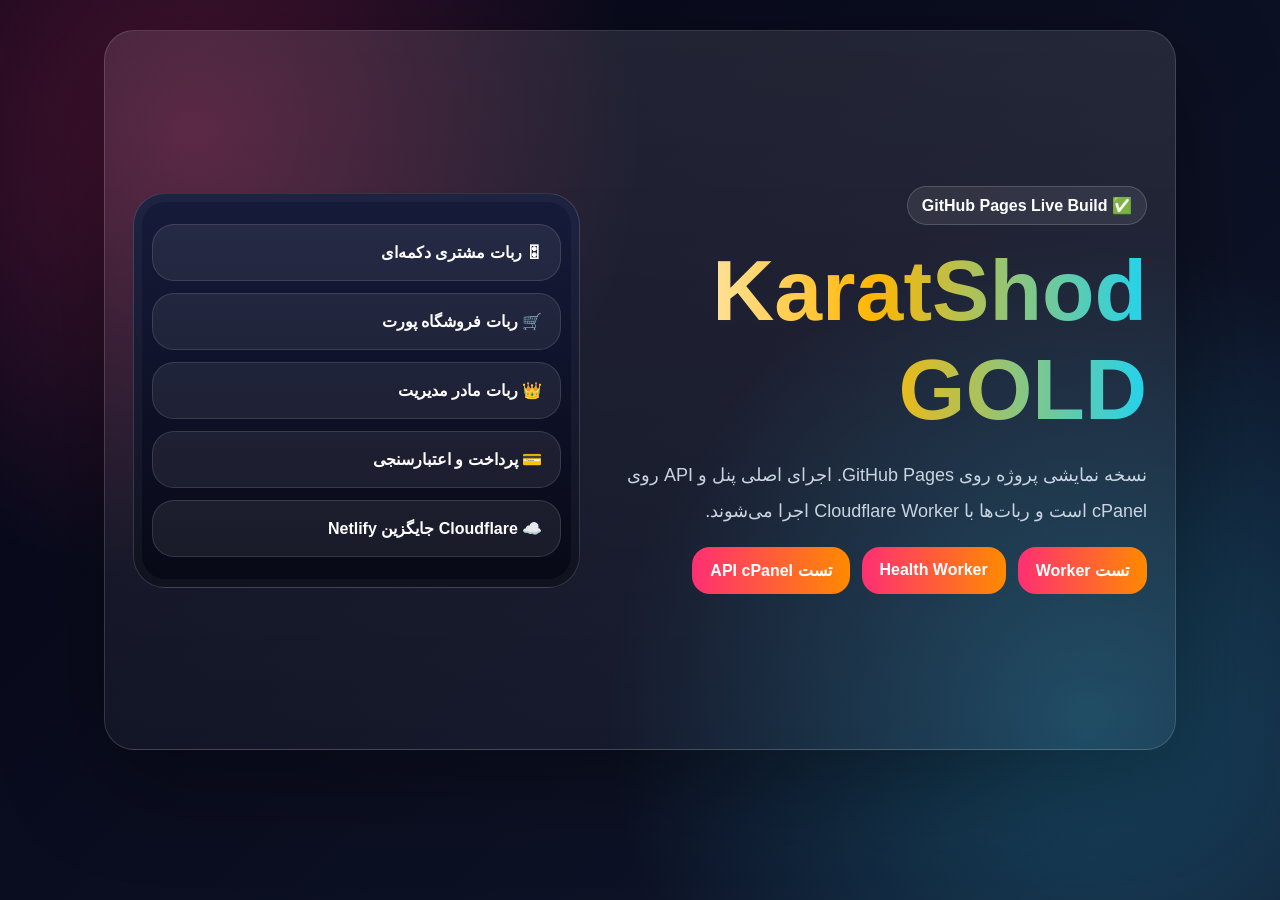
<file: index.html>
<!doctype html>
<html lang="fa" dir="rtl">
<head>
  <meta charset="utf-8" />
  <meta name="viewport" content="width=device-width, initial-scale=1" />
  <title>KaratShod GOLD — Live Preview</title>
  <link rel="stylesheet" href="style.css" />
</head>
<body>
  <main class="shell">
    <section class="hero card">
      <div>
        <span class="badge">✅ GitHub Pages Live Build</span>
        <h1>KaratShod GOLD</h1>
        <p>نسخه نمایشی پروژه روی GitHub Pages. اجرای اصلی پنل و API روی cPanel است و ربات‌ها با Cloudflare Worker اجرا می‌شوند.</p>
        <div class="actions">
          <a href="https://karatshod-worker.nderogarian.workers.dev" target="_blank">تست Worker</a>
          <a href="https://karatshod-worker.nderogarian.workers.dev/health" target="_blank">Health Worker</a>
          <a href="https://my.karatshod.click/api/health.php" target="_blank">تست API cPanel</a>
        </div>
      </div>
      <div class="phone">
        <div>🎛 ربات مشتری دکمه‌ای</div>
        <div>🛒 ربات فروشگاه پورت</div>
        <div>👑 ربات مادر مدیریت</div>
        <div>💳 پرداخت و اعتبارسنجی</div>
        <div>☁️ Cloudflare جایگزین Netlify</div>
      </div>
    </section>
  </main>
</body>
</html>
</file>
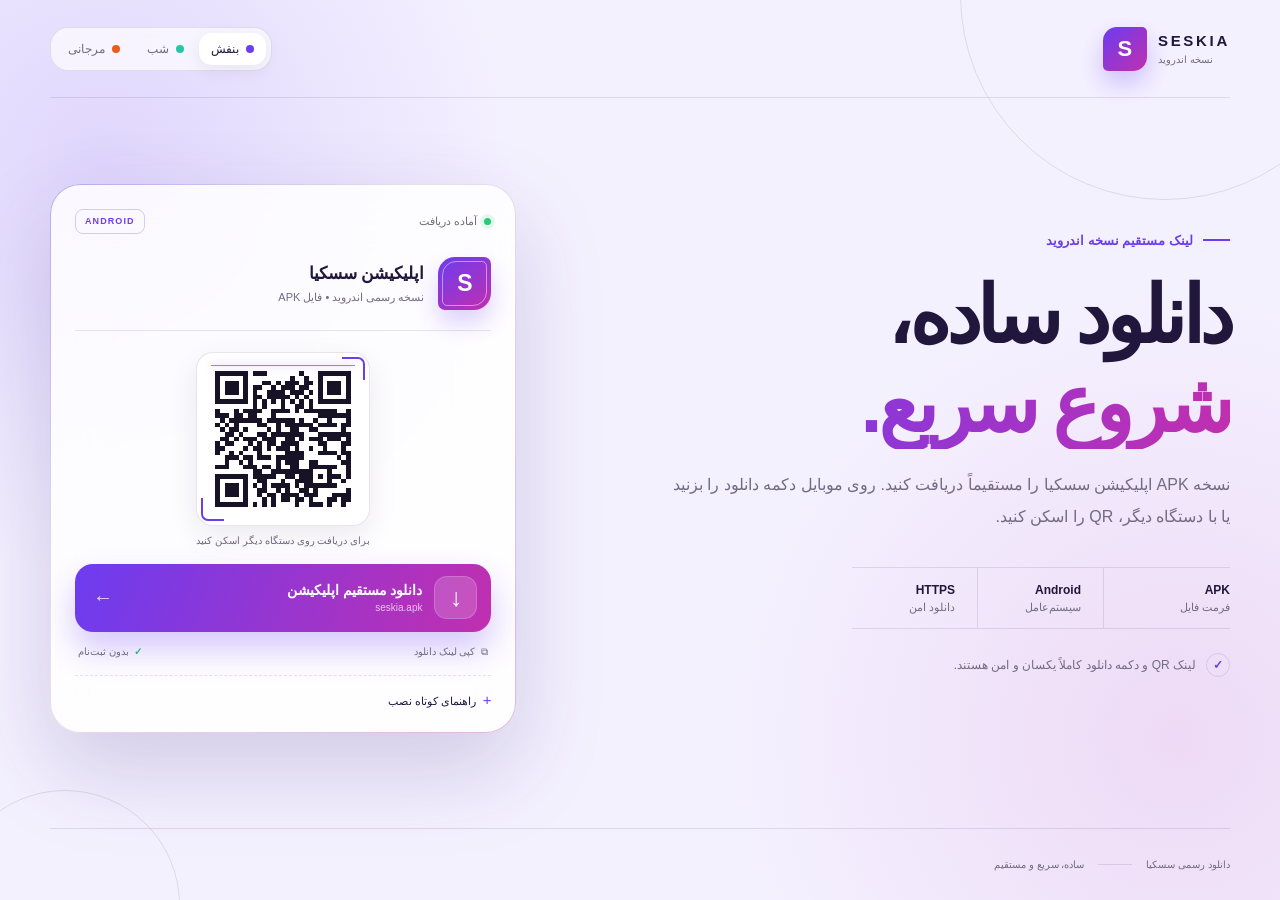
<file: seskia-netlify/index.html>
<!doctype html>
<html lang="fa" dir="rtl">
  <head>
    <meta charset="UTF-8" />
    <meta name="viewport" content="width=device-width, initial-scale=1.0" />
    <meta name="theme-color" content="#6c3cf0" />
    <meta name="description" content="دانلود مستقیم نسخه اندروید اپلیکیشن سسکیا" />
    <title>دانلود سریع اپلیکیشن</title>
    <link rel="stylesheet" href="assets/styles.css" />
  </head>
  <body>
    <main class="site-shell" data-theme="violet">
      <div class="ambient ambient-one"></div>
      <div class="ambient ambient-two"></div>

      <header class="topbar">
        <a class="brand" href="#top" aria-label="صفحه دانلود سسکیا">
          <span class="brand-mark">S</span>
          <span><strong>SESKIA</strong><small>نسخه اندروید</small></span>
        </a>
        <div class="theme-picker" role="group" aria-label="انتخاب ظاهر دمو">
          <button class="active" type="button" data-select-theme="violet" aria-pressed="true"><i class="theme-dot violet"></i>بنفش</button>
          <button type="button" data-select-theme="night" aria-pressed="false"><i class="theme-dot night"></i>شب</button>
          <button type="button" data-select-theme="sunset" aria-pressed="false"><i class="theme-dot sunset"></i>مرجانی</button>
        </div>
      </header>

      <section class="hero" id="top">
        <div class="hero-copy">
          <div class="eyebrow"><span></span>لینک مستقیم نسخه اندروید</div>
          <h1>دانلود ساده،<em>شروع سریع.</em></h1>
          <p>نسخه APK اپلیکیشن سسکیا را مستقیماً دریافت کنید. روی موبایل دکمه دانلود را بزنید یا با دستگاه دیگر، QR را اسکن کنید.</p>
          <div class="feature-line" aria-label="مشخصات دانلود">
            <span><b>APK</b>فرمت فایل</span>
            <span><b>Android</b>سیستم‌عامل</span>
            <span><b>HTTPS</b>دانلود امن</span>
          </div>
          <div class="desktop-note"><span class="note-icon">✓</span>لینک QR و دکمه دانلود کاملاً یکسان و امن هستند.</div>
        </div>

        <article class="download-card" aria-label="باکس دانلود اپلیکیشن">
          <div class="card-head">
            <div><span class="live-dot"></span>آماده دریافت</div>
            <span class="android-badge">ANDROID</span>
          </div>
          <div class="app-info">
            <div class="app-icon" aria-hidden="true"><span>S</span></div>
            <div><h2>اپلیکیشن سسکیا</h2><p>نسخه رسمی اندروید • فایل APK</p></div>
          </div>
          <div class="qr-panel">
            <div class="qr-frame"><img src="assets/qr-download.svg" alt="QR دانلود مستقیم اپلیکیشن سسکیا" width="512" height="512" /><div class="scan-line" aria-hidden="true"></div></div>
            <p>برای دریافت روی دستگاه دیگر اسکن کنید</p>
          </div>
          <a class="download-button" href="https://seskia.online/download.php">
            <span class="button-icon">↓</span>
            <span><b>دانلود مستقیم اپلیکیشن</b><small>seskia.apk</small></span>
            <span class="button-arrow">←</span>
          </a>
          <div class="card-actions">
            <button type="button" id="copy-link"><span>⧉</span><span class="copy-label">کپی لینک دانلود</span></button>
            <span class="secure-note">بدون ثبت‌نام</span>
          </div>
          <details class="install-help">
            <summary>راهنمای کوتاه نصب</summary>
            <p>پس از دریافت فایل، آن را باز کنید. اگر اندروید درخواست مجوز نصب از این منبع را نمایش داد، فقط برای مرورگر فعلی مجوز را فعال کنید.</p>
          </details>
        </article>
      </section>

      <footer><span>دانلود رسمی سسکیا</span><span class="footer-line"></span><span>ساده، سریع و مستقیم</span></footer>
    </main>

    <script src="assets/app.js"></script>
  </body>
</html>
</file>
<file: style.css>
*{box-sizing:border-box}body{margin:0;min-height:100vh;font-family:Tahoma,Arial,sans-serif;background:#070916;color:white}body:before{content:"";position:fixed;inset:0;background:radial-gradient(circle at 15% 15%,rgba(255,47,115,.28),transparent 28rem),radial-gradient(circle at 85% 80%,rgba(45,212,255,.26),transparent 30rem),linear-gradient(135deg,#050616,#11172c);z-index:-1}.shell{width:min(1100px,100%);margin:auto;padding:30px 14px}.card{border:1px solid rgba(255,255,255,.14);background:linear-gradient(180deg,rgba(255,255,255,.1),rgba(255,255,255,.04));border-radius:30px;padding:28px;box-shadow:0 28px 100px rgba(0,0,0,.38)}.hero{display:grid;grid-template-columns:1.1fr .9fr;gap:20px;align-items:center;min-height:80vh}.badge{display:inline-flex;border:1px solid rgba(255,255,255,.16);background:rgba(255,255,255,.08);border-radius:999px;padding:9px 14px;font-weight:900}h1{font-size:clamp(42px,8vw,86px);margin:16px 0;background:linear-gradient(90deg,#fff,#ffb703,#22d3ee);-webkit-background-clip:text;color:transparent}p{color:#cbd5e1;line-height:2;font-size:18px}.actions{display:flex;gap:12px;flex-wrap:wrap}.actions a{color:#fff;text-decoration:none;background:linear-gradient(90deg,#ff2f73,#ff8a00);padding:14px 18px;border-radius:18px;font-weight:900}.phone{border:1px solid rgba(255,255,255,.18);border-radius:32px;background:linear-gradient(180deg,#161b3a,#070916);padding:18px;box-shadow:inset 0 0 0 8px rgba(255,255,255,.035)}.phone div{border:1px solid rgba(255,255,255,.12);background:rgba(255,255,255,.07);border-radius:22px;padding:18px;margin:12px 0;font-weight:900}@media(max-width:800px){.hero{grid-template-columns:1fr}.card{padding:20px;border-radius:22px}}
</file>
<file: seskia-netlify/assets/styles.css>
:root {
  --font-fa: Tahoma, "Segoe UI", Arial, sans-serif;
}

* {
  box-sizing: border-box;
}

html {
  scroll-behavior: smooth;
}

body {
  margin: 0;
  background: #f4f1ff;
  color: #1d1534;
  font-family: var(--font-fa);
}

button,
a,
summary {
  -webkit-tap-highlight-color: transparent;
}

button,
a {
  font: inherit;
}

.site-shell {
  --bg: #f4f1ff;
  --surface: rgba(255, 255, 255, 0.84);
  --surface-solid: #ffffff;
  --ink: #21163c;
  --muted: #726b82;
  --line: rgba(62, 38, 103, 0.12);
  --accent: #6c3cf0;
  --accent-2: #c12faf;
  --accent-soft: #eee8ff;
  --button-ink: #ffffff;
  --shadow: 0 36px 90px rgba(72, 43, 127, 0.2);
  min-height: 100vh;
  overflow: hidden;
  position: relative;
  background:
    radial-gradient(circle at 8% 18%, color-mix(in srgb, var(--accent) 15%, transparent), transparent 26rem),
    radial-gradient(circle at 92% 82%, color-mix(in srgb, var(--accent-2) 12%, transparent), transparent 28rem),
    var(--bg);
  color: var(--ink);
  transition: color 300ms ease, background 300ms ease;
}

.site-shell[data-theme="night"] {
  --bg: #07141f;
  --surface: rgba(12, 34, 49, 0.8);
  --surface-solid: #0d2230;
  --ink: #effffc;
  --muted: #9aafb7;
  --line: rgba(159, 221, 213, 0.15);
  --accent: #35d2b1;
  --accent-2: #5181ff;
  --accent-soft: #123a42;
  --button-ink: #062119;
  --shadow: 0 36px 100px rgba(0, 0, 0, 0.44);
}

.site-shell[data-theme="sunset"] {
  --bg: #fff7ed;
  --surface: rgba(255, 255, 255, 0.88);
  --surface-solid: #ffffff;
  --ink: #351612;
  --muted: #83635b;
  --line: rgba(115, 48, 21, 0.12);
  --accent: #e95718;
  --accent-2: #d52776;
  --accent-soft: #ffeadc;
  --button-ink: #ffffff;
  --shadow: 0 36px 90px rgba(140, 58, 27, 0.18);
}

.ambient {
  position: absolute;
  border: 1px solid var(--line);
  border-radius: 50%;
  pointer-events: none;
}

.ambient-one {
  width: 410px;
  height: 410px;
  top: -210px;
  right: -90px;
}

.ambient-two {
  width: 230px;
  height: 230px;
  bottom: -120px;
  left: -50px;
}

.topbar,
.hero,
footer {
  width: min(1180px, calc(100% - 48px));
  margin-inline: auto;
  position: relative;
  z-index: 2;
}

.topbar {
  min-height: 98px;
  display: flex;
  align-items: center;
  justify-content: space-between;
  border-bottom: 1px solid var(--line);
}

.brand {
  display: inline-flex;
  align-items: center;
  gap: 11px;
  color: inherit;
  text-decoration: none;
  direction: ltr;
}

.brand-mark {
  width: 44px;
  height: 44px;
  display: grid;
  place-items: center;
  background: linear-gradient(135deg, var(--accent), var(--accent-2));
  color: var(--button-ink);
  border-radius: 14px 5px 14px 5px;
  font: 800 22px/1 "Segoe UI", sans-serif;
  box-shadow: 0 12px 25px color-mix(in srgb, var(--accent) 28%, transparent);
}

.brand > span:last-child {
  display: flex;
  flex-direction: column;
  align-items: flex-start;
  line-height: 1.1;
}

.brand strong {
  letter-spacing: 0.18em;
  font: 800 15px/1.2 "Segoe UI", sans-serif;
}

.brand small {
  margin-top: 4px;
  color: var(--muted);
  font-size: 10px;
  direction: rtl;
}

.theme-picker {
  display: flex;
  padding: 5px;
  gap: 3px;
  background: color-mix(in srgb, var(--surface-solid) 68%, transparent);
  border: 1px solid var(--line);
  border-radius: 18px;
  backdrop-filter: blur(16px);
}

.theme-picker button {
  border: 0;
  border-radius: 13px;
  padding: 9px 12px;
  background: transparent;
  color: var(--muted);
  cursor: pointer;
  display: inline-flex;
  align-items: center;
  gap: 7px;
  font-size: 12px;
  transition: 180ms ease;
}

.theme-picker button.active {
  color: var(--ink);
  background: var(--surface-solid);
  box-shadow: 0 5px 18px rgba(29, 20, 48, 0.08);
}

.theme-dot {
  width: 8px;
  height: 8px;
  border-radius: 50%;
  background: #6c3cf0;
}

.theme-dot.night { background: #23c8a7; }
.theme-dot.sunset { background: #ec5b1d; }

.hero {
  min-height: calc(100vh - 170px);
  padding: 56px 0 66px;
  display: grid;
  grid-template-columns: minmax(0, 1.03fr) minmax(400px, 0.77fr);
  gap: clamp(50px, 7vw, 100px);
  align-items: center;
}

.hero-copy {
  padding-bottom: 12px;
}

.eyebrow {
  display: inline-flex;
  align-items: center;
  gap: 10px;
  color: var(--accent);
  font-size: 13px;
  font-weight: 700;
}

.eyebrow span {
  width: 27px;
  height: 2px;
  background: currentColor;
}

.hero h1 {
  margin: 24px 0 20px;
  max-width: 580px;
  font-size: clamp(49px, 6.2vw, 83px);
  line-height: 1.12;
  letter-spacing: -0.055em;
  font-weight: 900;
}

.hero h1 em {
  display: block;
  color: transparent;
  background: linear-gradient(100deg, var(--accent), var(--accent-2));
  background-clip: text;
  -webkit-background-clip: text;
  font-style: normal;
}

.hero-copy > p {
  margin: 0;
  max-width: 570px;
  color: var(--muted);
  font-size: 16px;
  line-height: 2;
}

.feature-line {
  margin-top: 34px;
  display: flex;
  gap: 0;
  border-block: 1px solid var(--line);
  width: fit-content;
}

.feature-line span {
  min-width: 126px;
  padding: 15px 0 14px 30px;
  color: var(--muted);
  font-size: 11px;
}

.feature-line span + span {
  border-right: 1px solid var(--line);
  padding-right: 22px;
}

.feature-line b {
  display: block;
  margin-bottom: 3px;
  color: var(--ink);
  font: 700 12px/1.2 "Segoe UI", sans-serif;
}

.desktop-note {
  margin-top: 24px;
  display: flex;
  align-items: center;
  gap: 10px;
  color: var(--muted);
  font-size: 12px;
}

.note-icon {
  width: 24px;
  height: 24px;
  display: grid;
  place-items: center;
  border: 1px solid var(--line);
  border-radius: 50%;
  color: var(--accent);
  font-weight: 900;
}

.download-card {
  position: relative;
  border: 1px solid var(--line);
  background: var(--surface);
  backdrop-filter: blur(26px);
  padding: 24px;
  border-radius: 30px;
  box-shadow: var(--shadow);
}

.download-card::before {
  content: "";
  position: absolute;
  inset: -1px;
  border-radius: inherit;
  padding: 1px;
  background: linear-gradient(130deg, color-mix(in srgb, var(--accent) 35%, transparent), transparent 40%, color-mix(in srgb, var(--accent-2) 25%, transparent));
  -webkit-mask: linear-gradient(#fff 0 0) content-box, linear-gradient(#fff 0 0);
  -webkit-mask-composite: xor;
  mask-composite: exclude;
  pointer-events: none;
}

.card-head,
.app-info,
.card-actions {
  display: flex;
  align-items: center;
  justify-content: space-between;
}

.card-head {
  color: var(--muted);
  font-size: 11px;
}

.card-head > div {
  display: inline-flex;
  align-items: center;
  gap: 7px;
}

.live-dot {
  width: 7px;
  height: 7px;
  border-radius: 50%;
  background: #28c978;
  box-shadow: 0 0 0 4px rgba(40, 201, 120, 0.12);
}

.android-badge {
  color: var(--accent);
  font: 700 9px/1 "Segoe UI", sans-serif;
  letter-spacing: 0.12em;
  border: 1px solid color-mix(in srgb, var(--accent) 26%, transparent);
  padding: 7px 9px;
  border-radius: 8px;
}

.app-info {
  justify-content: flex-start;
  gap: 14px;
  padding: 23px 0 20px;
  border-bottom: 1px solid var(--line);
}

.app-icon {
  width: 53px;
  height: 53px;
  flex: 0 0 53px;
  border-radius: 17px 7px 17px 7px;
  padding: 4px;
  background: linear-gradient(145deg, var(--accent), var(--accent-2));
  box-shadow: 0 13px 22px color-mix(in srgb, var(--accent) 22%, transparent);
}

.app-icon span {
  width: 100%;
  height: 100%;
  display: grid;
  place-items: center;
  border: 1px solid rgba(255, 255, 255, 0.48);
  border-radius: 14px 5px 14px 5px;
  color: #fff;
  font: 900 23px/1 "Segoe UI", sans-serif;
}

.app-info h2 {
  margin: 0 0 7px;
  font-size: 17px;
}

.app-info p {
  margin: 0;
  color: var(--muted);
  font-size: 11px;
}

.qr-panel {
  padding: 21px 0 18px;
  text-align: center;
}

.qr-frame {
  width: 174px;
  height: 174px;
  margin-inline: auto;
  padding: 9px;
  position: relative;
  overflow: hidden;
  background: #fff;
  border: 1px solid var(--line);
  border-radius: 17px;
  box-shadow: 0 10px 30px rgba(32, 17, 56, 0.08);
}

.qr-frame::before,
.qr-frame::after {
  content: "";
  position: absolute;
  width: 21px;
  height: 21px;
  z-index: 2;
  pointer-events: none;
}

.qr-frame::before {
  top: 4px;
  right: 4px;
  border-top: 2px solid var(--accent);
  border-right: 2px solid var(--accent);
  border-radius: 0 7px 0 0;
}

.qr-frame::after {
  bottom: 4px;
  left: 4px;
  border-bottom: 2px solid var(--accent);
  border-left: 2px solid var(--accent);
  border-radius: 0 0 0 7px;
}

.qr-frame img {
  width: 100%;
  height: 100%;
  display: block;
  object-fit: contain;
  border-radius: 9px;
}

.scan-line {
  position: absolute;
  inset-inline: 14px;
  top: 12px;
  height: 1px;
  background: var(--accent);
  box-shadow: 0 0 10px var(--accent);
  opacity: 0.68;
  animation: scan 3.4s ease-in-out infinite;
}

@keyframes scan {
  0%, 100% { transform: translateY(0); opacity: 0; }
  12%, 88% { opacity: 0.68; }
  50% { transform: translateY(144px); }
}

.qr-panel p {
  margin: 9px 0 0;
  color: var(--muted);
  font-size: 10px;
}

.download-button {
  width: 100%;
  min-height: 68px;
  padding: 11px 14px;
  display: grid;
  grid-template-columns: 43px 1fr 24px;
  align-items: center;
  gap: 12px;
  border-radius: 18px;
  color: var(--button-ink);
  background: linear-gradient(110deg, var(--accent), var(--accent-2));
  box-shadow: 0 17px 32px color-mix(in srgb, var(--accent) 28%, transparent);
  text-decoration: none;
  transition: transform 180ms ease, box-shadow 180ms ease;
}

.download-button:hover {
  transform: translateY(-2px);
  box-shadow: 0 22px 40px color-mix(in srgb, var(--accent) 34%, transparent);
}

.download-button:active {
  transform: translateY(0) scale(0.99);
}

.button-icon {
  width: 43px;
  height: 43px;
  display: grid;
  place-items: center;
  border-radius: 13px;
  background: rgba(255, 255, 255, 0.17);
  border: 1px solid rgba(255, 255, 255, 0.18);
  font-size: 25px;
  transition: transform 220ms ease;
}

.downloading .button-icon {
  animation: bounceArrow 650ms ease infinite alternate;
}

@keyframes bounceArrow {
  to { transform: translateY(5px); }
}

.download-button > span:nth-child(2) {
  display: flex;
  flex-direction: column;
  gap: 4px;
}

.download-button b {
  font-size: 14px;
}

.download-button small {
  opacity: 0.7;
  direction: ltr;
  text-align: right;
  font: 500 10px/1.2 "Segoe UI", sans-serif;
}

.button-arrow {
  font-size: 20px;
  opacity: 0.82;
}

.card-actions {
  padding: 14px 3px 0;
  color: var(--muted);
  font-size: 10px;
}

.card-actions button {
  padding: 0;
  border: 0;
  background: transparent;
  color: var(--muted);
  cursor: pointer;
  display: flex;
  align-items: center;
  gap: 6px;
  font-size: 10px;
}

.card-actions button:hover {
  color: var(--accent);
}

.secure-note::before {
  content: "✓";
  color: #25ba70;
  margin-left: 5px;
  font-weight: 900;
}

.install-help {
  margin-top: 17px;
  padding-top: 15px;
  border-top: 1px dashed var(--line);
  color: var(--muted);
}

.install-help summary {
  cursor: pointer;
  list-style: none;
  color: var(--ink);
  font-size: 11px;
}

.install-help summary::before {
  content: "+";
  color: var(--accent);
  margin-left: 7px;
  font-size: 15px;
}

.install-help[open] summary::before { content: "−"; }

.install-help p {
  margin: 10px 0 0;
  font-size: 10px;
  line-height: 1.9;
}

footer {
  min-height: 72px;
  display: flex;
  align-items: center;
  gap: 14px;
  color: var(--muted);
  border-top: 1px solid var(--line);
  font-size: 10px;
}

.footer-line {
  width: 34px;
  height: 1px;
  background: var(--line);
}

@media (max-width: 900px) {
  .hero {
    grid-template-columns: 1fr;
    gap: 45px;
    max-width: 650px;
  }

  .hero-copy {
    text-align: center;
  }

  .eyebrow,
  .feature-line,
  .desktop-note {
    margin-inline: auto;
  }

  .hero h1,
  .hero-copy > p {
    margin-inline: auto;
  }
}

@media (max-width: 600px) {
  .topbar,
  .hero,
  footer {
    width: min(100% - 28px, 520px);
  }

  .topbar {
    min-height: 82px;
    align-items: center;
  }

  .brand-mark {
    width: 38px;
    height: 38px;
    border-radius: 12px 4px 12px 4px;
  }

  .brand small,
  .theme-picker button {
    display: none;
  }

  .theme-picker {
    gap: 5px;
    padding: 7px;
    border-radius: 15px;
  }

  .theme-picker button {
    width: 25px;
    height: 25px;
    padding: 0;
    border-radius: 9px;
  }

  .theme-picker button .theme-dot {
    width: 10px;
    height: 10px;
    margin: auto;
  }

  .theme-picker button.active {
    display: grid;
  }

  .theme-picker button:not(.active) {
    display: grid;
  }

  .hero {
    padding: 40px 0 46px;
    gap: 34px;
  }

  .hero h1 {
    margin: 18px auto 16px;
    font-size: clamp(42px, 14vw, 62px);
  }

  .hero-copy > p {
    font-size: 13px;
    line-height: 1.9;
  }

  .feature-line {
    width: 100%;
    justify-content: center;
  }

  .feature-line span {
    min-width: 0;
    flex: 1;
    padding: 13px 4px;
  }

  .feature-line span + span {
    padding-right: 4px;
  }

  .desktop-note {
    justify-content: center;
  }

  .download-card {
    padding: 19px;
    border-radius: 25px;
  }

  .qr-frame {
    width: 154px;
    height: 154px;
  }

  @keyframes scan {
    0%, 100% { transform: translateY(0); opacity: 0; }
    12%, 88% { opacity: 0.68; }
    50% { transform: translateY(124px); }
  }

  footer {
    justify-content: center;
  }
}

@media (prefers-reduced-motion: reduce) {
  *, *::before, *::after {
    scroll-behavior: auto !important;
    animation-duration: 0.01ms !important;
    animation-iteration-count: 1 !important;
    transition-duration: 0.01ms !important;
  }
}
</file>
